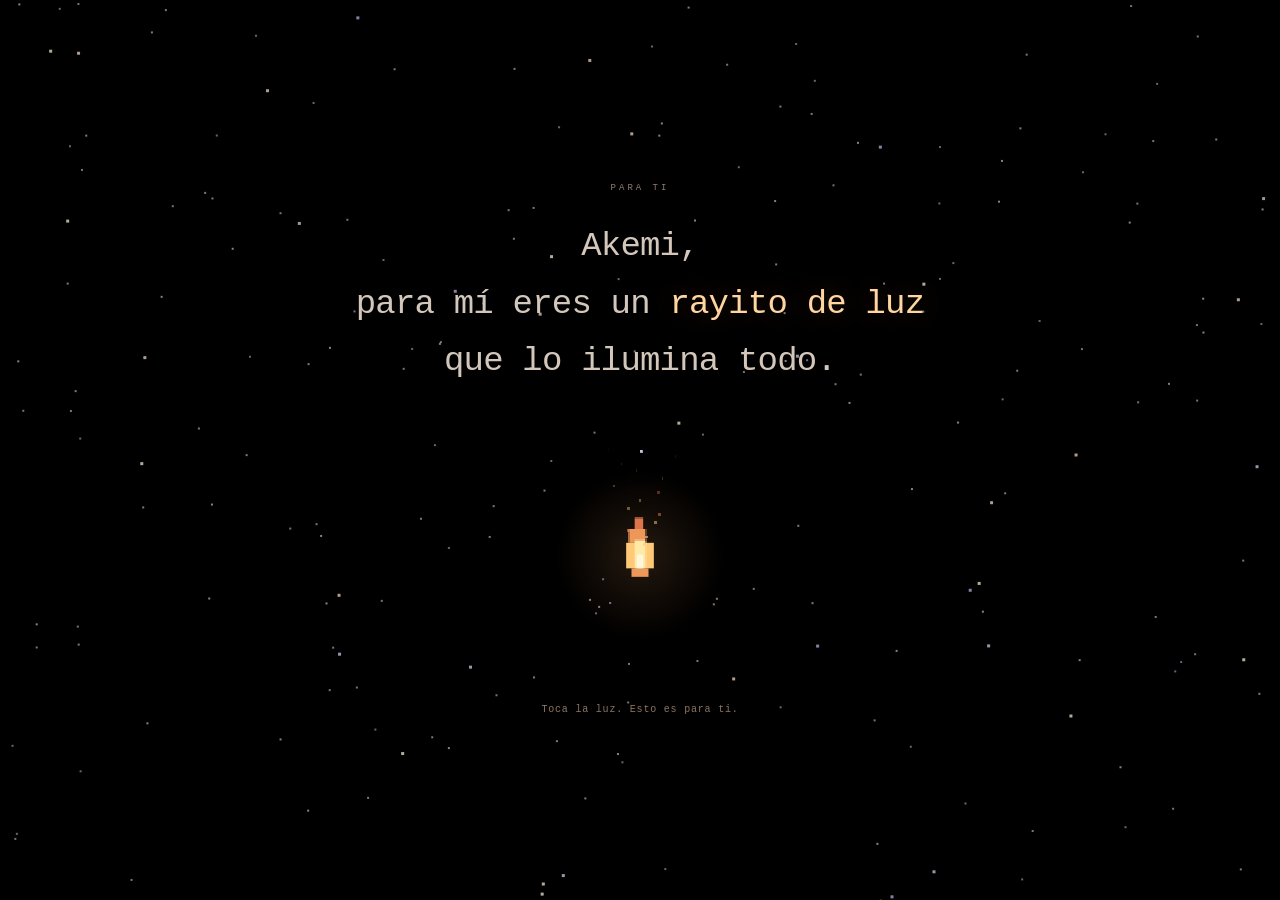
<file: index.html>
<!doctype html>
<html lang="es">
<head>
<meta charset="utf-8"><meta name="viewport" content="width=device-width,initial-scale=1"><meta name="theme-color" content="#000000">
<title>Mi rayito de luz · Akemi</title><link rel="stylesheet" href="styles-v11.css"><script src="app-v11.js" defer></script>
</head>
<body data-page="intro">
<main class="night" id="game">
  <div class="intro-copy"><p class="dedication">PARA TI</p> 
  <h1>Akemi,<br>para mí eres un <em>rayito de luz</em><br>que lo ilumina todo.</h1> </div>
  <div class="fire-space"><canvas id="world" width="400" height="270" aria-label="Una llama de píxeles que brilla en la oscuridad"></canvas><button class="fire-target" id="candle" aria-label="Tocar la llama y descubrir la sorpresa"></button></div>
  <p class="touch-hint" id="hint">Toca la luz. Esto es para ti.</p>
</main>
<div class="light-wipe" aria-hidden="true"></div>
</body></html>
</file>
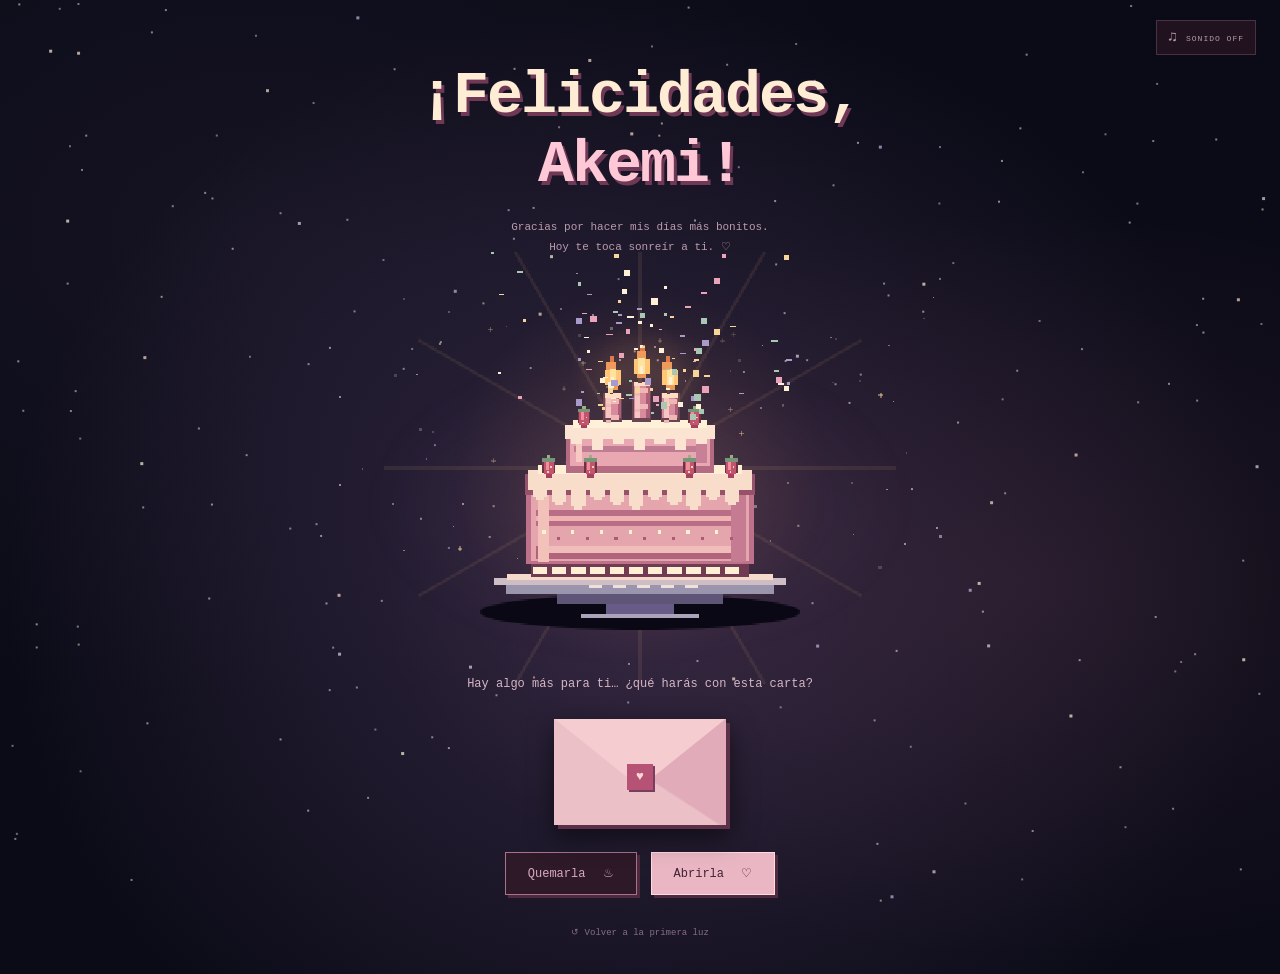
<file: birthday.html>
<!doctype html>
<html lang="es">
<head>
<meta charset="utf-8"><meta name="viewport" content="width=device-width,initial-scale=1"><meta name="theme-color" content="#100a18">
<title>¡Felicidades, Akemi!</title><link rel="stylesheet" href="styles-v11.css"><script src="app-v11.js" defer></script><script src="celebration-v11.js" defer></script>
</head>
<body data-page="birthday">
<main class="birthday" id="game">
  <div class="streamers" id="streamers" aria-hidden="true"></div>
  <button id="sound" class="sound" aria-pressed="false" aria-label="Activar música">♫ <span>SONIDO OFF</span></button>
  <header class="birthday-heading"><h1>¡Felicidades,<br><em>Akemi!</em></h1><p>Gracias por hacer mis días más bonitos.<br>Hoy te toca sonreír a ti. ♡</p></header>
  <div class="cake-space"><canvas id="world" width="400" height="270" aria-label="Pastel de cumpleaños de dos pisos con fresas y velitas encendidas"></canvas></div>
  <section class="letter-invitation" aria-label="Una carta para Akemi"><p id="choicePrompt" aria-live="polite">Hay algo más para ti… ¿qué harás con esta carta?</p><button class="envelope" id="openLetter" aria-label="Abrir tu carta" aria-haspopup="dialog"><span class="envelope-back"></span><span class="paper-peek">Para Akemi ♡</span><span class="envelope-front"></span><span class="envelope-flap"></span><span class="seal">♥</span></button><div class="letter-choices" id="letterChoices"><button id="burnLetter" class="choice burn-choice">Quemarla <span aria-hidden="true">♨</span></button><button id="readLetter" class="choice read-choice">Abrirla <span aria-hidden="true">♡</span></button></div></section>
  <a class="replay" href="index.html?v=20261007-11">↺ Volver a la primera luz</a>
</main>
<dialog id="burnDialog" class="burn-dialog" aria-label="La carta cae al fuego y el mundo se distorsiona"><canvas id="burnCanvas" aria-hidden="true"></canvas><p class="burn-caption" id="burnCaption" aria-live="polite">¿Por qué me odias? 😭😭😭</p><button id="skipBurn" class="skip-burn">Saltar animación</button></dialog>
<dialog id="letterDialog" aria-labelledby="letterTitle"><article class="letter-paper"><button id="closeLetter" class="close-letter" aria-label="Cerrar carta">×</button><p class="letter-label">UNA CARTA PARA TI</p><h2 id="letterTitle">Akemi,</h2><div id="letterBody" class="letter-body"><p>Gracias por ser una amiga tan increíble. Me llevo con mucho cariño cada momento contigo: comer juntos, estudiar juntos, hacer los proyectos juntos y pasar tiempo en tu casa.</p><p>Me has ayudado más de lo que crees. No sé cómo explicarlo ni cómo decirlo, pero solo quería decirte, simplemente: gracias.</p><p>Si necesitas algo o quieres pedirme algo, no dudes en decírmelo. Estaré ahí para ti. A pesar de no ser muy bueno en muchas cosas, aunque sea solo para escucharte, estaré ahí para apoyarte.</p><p>¡Feliz cumpleaños, Akemi! Te quiero un montón.</p></div><div id="blankLetter" class="blank-letter" hidden aria-label="Carta pendiente de completar"><span></span><span></span><span></span><span></span></div><div class="letter-heart keepsake-heart"><svg viewBox="0 0 140 95" role="img" aria-label="Un corazón con cariño"><defs><linearGradient id="heartTint" x1="0" y1="0" x2="1" y2="1"><stop offset="0" stop-color="#f8d6d8"/><stop offset="1" stop-color="#d890a5"/></linearGradient></defs><path class="heart-orbit" d="M20 56C4 74 57 82 94 66S130 33 115 40"/><g class="heart-beat"><path class="heart-shape" d="M70 75C60 65 36 48 36 31C36 11 61 10 70 27C80 10 104 11 104 31C104 48 81 66 70 75Z"/><path class="heart-highlight" d="M46 31C45 23 53 19 59 23"/></g><path class="heart-spark" d="M113 16v10m-5-5h10M24 35v6m-3-3h6"/></svg></div></article></dialog>
</body></html>
</file>
<file: styles-v11.css>
:root{color-scheme:dark;--cream:#ffecd4;--pink:#edabc2;--mono:'Courier New',monospace}*{box-sizing:border-box}html{background:#000}body{margin:0;background:#000;color:var(--cream);font-family:var(--mono)}button,a{-webkit-tap-highlight-color:transparent}button{font:inherit;cursor:pointer}button:focus-visible,a:focus-visible{outline:2px dashed #ffce98;outline-offset:7px}button:disabled{cursor:wait}canvas{display:block;width:100%;height:auto;image-rendering:pixelated}em{font-style:normal}.night{min-height:100svh;display:flex;flex-direction:column;align-items:center;justify-content:center;padding:42px 18px 34px;overflow:hidden;background:#000}.intro-copy{text-align:center;position:relative;z-index:2;animation:words-in 2.2s ease both}.dedication{font-size:9px;letter-spacing:3px;color:#937f71;margin:0 0 25px}.night h1{font-weight:400;font-size:clamp(20px,3.5vw,34px);line-height:1.7;letter-spacing:-.8px;color:#d3c7bc;margin:0}.night h1 em{color:#ffd6a2;text-shadow:0 0 30px #d37e3f55}.fire-space{position:relative;width:min(520px,96vw);margin:-18px 0 -30px}.fire-target{position:absolute;inset:22% 34% 21%;border:0;background:none;border-radius:45%}.fire-target:focus-visible{outline-offset:0}.touch-hint{font-size:10px;color:#8c7562;letter-spacing:.8px;text-align:center;animation:hint-in 3s ease both}.light-wipe{position:fixed;inset:0;pointer-events:none;z-index:10;background:radial-gradient(circle at 50% 64%,#fff3d9,#f7af70 30%,#6d293e 75%);clip-path:circle(0% at 50% 64%);opacity:0}.leaving .light-wipe{animation:illuminate 1.5s cubic-bezier(.7,0,.3,1) forwards}.leaving .intro-copy,.leaving .touch-hint{opacity:0;transition:opacity .7s}.birthday{min-height:100svh;padding:62px 18px 28px;position:relative;overflow:hidden;text-align:center;background:radial-gradient(ellipse at 50% 42%,#4c203844,transparent 68%),#100a18}.birthday::before{content:'';position:absolute;inset:0;pointer-events:none;background-image:radial-gradient(#d7a7bd38 1px,transparent 1px);background-size:53px 53px;mask-image:linear-gradient(transparent,#000,transparent)}.sound{position:absolute;top:20px;right:24px;border:1px solid #4a3041;background:#20121f;color:#b598ac;padding:8px 11px;font-size:15px;z-index:2}.sound span{font-size:8px;letter-spacing:1px}.birthday-heading{position:relative;animation:celebrate-title 1.25s .2s both}.birthday .dedication{color:#c59bad;margin-bottom:18px}.birthday h1{font-size:clamp(34px,6vw,60px);line-height:1.15;margin:0;letter-spacing:-2px;text-shadow:3px 4px #6f3956}.birthday h1 em{color:#ffc8d7}.birthday-heading>p:last-child{font-size:11px;color:#ba9cae;line-height:1.8;max-width:440px;margin:18px auto 0}.cake-space{position:relative;width:min(640px,100%);margin:-6px auto -7px}.letter-invitation{position:relative;animation:letter-arrive 1s 1.7s both}.letter-invitation>p{font-size:12px;color:#d6b6c6;margin:0 0 28px}.envelope{width:172px;height:106px;display:block;margin:0 auto;position:relative;border:0;padding:0;background:none;filter:drop-shadow(0 8px 13px #0008);perspective:600px;animation:float 3s 3s ease-in-out infinite}.envelope-back{position:absolute;inset:0;background:#bd8095;border:2px solid #f5c9cc;box-shadow:4px 4px 0 #5c3049}.paper-peek{position:absolute;inset:8px 12px 4px;background:#fff0d9;color:#a06979;padding:19px 4px;font-size:11px;transition:transform .5s}.envelope-front{position:absolute;inset:0;background:linear-gradient(33deg,#ecc0c7 49%,transparent 50%),linear-gradient(-33deg,#e2abb9 49%,transparent 50%);z-index:3}.envelope-flap{position:absolute;inset:0;background:#f5cdd0;clip-path:polygon(0 0,100% 0,50% 65%);transform-origin:top;transition:transform .6s;z-index:4;backface-visibility:hidden}.seal{position:absolute;left:calc(50% - 13px);top:43%;background:#b65375;color:#ffd8d7;width:26px;height:26px;line-height:26px;box-shadow:2px 2px #783d60;z-index:5;font-size:13px;transition:opacity .3s}.envelope:hover .paper-peek,.envelope:focus-visible .paper-peek{transform:translateY(-9px)}.envelope.opening .envelope-flap{transform:rotateX(180deg)}.envelope.opening .seal{opacity:0}.envelope.opening .paper-peek{transform:translateY(-40px)}.envelope-hint{display:block;color:#997c91;font-size:8px;letter-spacing:2px;margin-top:20px}.replay{position:relative;display:inline-block;margin-top:24px;font-size:9px;text-decoration:none;color:#886f85;padding:8px}dialog{border:0;padding:0;background:transparent;width:min(540px,calc(100% - 30px));max-height:85svh;overflow:auto;color:#573c45;box-shadow:0 22px 100px #0009}dialog::backdrop{background:#08030de8;backdrop-filter:blur(7px)}dialog[open]{animation:open-paper .65s ease both}.letter-paper{position:relative;background:#fff0d9;padding:46px 35px 24px;min-height:390px;border:5px double #c7a49b;background-image:repeating-linear-gradient(transparent 0 29px,#bca09412 30px 31px)}.close-letter{position:absolute;right:12px;top:8px;border:0;background:transparent;color:#916b73;font-size:27px;padding:4px 8px}.letter-label{font-size:8px;letter-spacing:2px;color:#a57c80;margin:0 0 27px}.letter-paper h2{font-size:23px;font-weight:normal}.letter-body{white-space:pre-wrap;font-size:14px;line-height:1.95;overflow-wrap:anywhere}.letter-body p{margin-bottom:20px}.blank-letter{display:grid;gap:23px;margin-top:36px}.blank-letter span{height:1px;background:#bd9c933b}.blank-letter span:last-child{width:66%}.letter-heart{text-align:center;color:#b96780;font-size:29px;margin:30px 0 6px}@keyframes words-in{from{opacity:0;transform:translateY(10px)}to{opacity:1;transform:translateY(0)}}@keyframes hint-in{0%,60%{opacity:0}100%{opacity:1}}@keyframes illuminate{0%{opacity:0;clip-path:circle(0% at 50% 64%)}30%{opacity:.6}85%,100%{opacity:1;clip-path:circle(140% at 50% 64%)}}@keyframes celebrate-title{0%{opacity:0;transform:translateY(18px) scale(.92)}70%{transform:translateY(-3px) scale(1.02)}100%{opacity:1;transform:none}}@keyframes letter-arrive{from{opacity:0;transform:translateY(25px)}to{opacity:1;transform:none}}@keyframes float{50%{transform:translateY(-6px)}}@keyframes open-paper{from{opacity:0;transform:translateY(70px) scale(.85) rotate(-3deg)}to{opacity:1;transform:none}}@media(max-width:600px){.night{padding:38px 20px}.night h1{font-size:21px;line-height:1.85}.dedication{font-size:8px;letter-spacing:2px}.fire-space{width:calc(100vw - 16px);margin:0 0 -15px}.birthday{padding-top:72px}.birthday h1{font-size:42px}.birthday-heading>p:last-child{font-size:10px;max-width:285px}.cake-space{width:calc(100% + 30px);max-width:none;margin:14px -15px 16px}.letter-paper{padding:42px 23px 20px}.sound{right:16px;top:16px}}@media(prefers-reduced-motion:reduce){*,*::before,*::after{animation:none!important;transition:none!important}.leaving .light-wipe{clip-path:none;opacity:1}}
[hidden]{display:none!important}
/* Serpentinas de fiesta a ambos lados. */
.streamers{position:absolute;inset:0;pointer-events:none;overflow:hidden}.streamer{position:absolute;top:-20px;width:28px;height:240px;opacity:.85;transform-origin:top;animation:ribbon-drop 1.8s cubic-bezier(.2,.7,.3,1) both,ribbon-sway 4s 1.8s ease-in-out infinite alternate}.streamer svg{width:100%;height:100%;overflow:visible;filter:drop-shadow(3px 3px 0 #0004)}@keyframes ribbon-drop{from{transform:translateY(-110%) rotate(-15deg);opacity:0}to{transform:translateY(0) rotate(0deg);opacity:.85}}@keyframes ribbon-sway{to{transform:rotate(7deg) translateX(5px)}}
.letter-choices{display:flex;justify-content:center;gap:14px;margin:27px auto 0}.choice{border:1px solid #ab718b;padding:13px 22px;background:#2d1928;color:#dba9bd;font:12px var(--mono);box-shadow:3px 3px 0 #4e2a41;transition:transform .2s,background .2s}.choice:hover{transform:translateY(-3px);background:#45243a}.choice span{margin-left:10px}.read-choice{background:#eab6c4;color:#402132;border-color:#ffdae0}.read-choice:hover{background:#ffd9e0}.letter-choices.only-open .read-choice{font-size:clamp(23px,6vw,34px);padding:22px 38px;min-width:min(290px,85vw);font-weight:bold;letter-spacing:3px;animation:final-open .8s ease both;box-shadow:6px 6px #6f3f59,0 0 35px #c9729733}.burning-letter .envelope{visibility:hidden}.letter-invitation.returned{animation:return-letter .8s ease both}.burn-dialog{position:fixed;inset:0;margin:0;border:0;width:100vw;max-width:none;height:100svh;max-height:none;background:#050309;color:#ffe9d0;padding:0;overflow:hidden;box-shadow:none}.burn-dialog[open]{animation:none}.burn-dialog::backdrop{background:#000}.burn-dialog canvas{position:absolute;inset:0;width:100%;height:100%;image-rendering:pixelated}.burn-caption{position:absolute;bottom:65px;left:20px;right:20px;text-align:center;letter-spacing:1px;line-height:1.8;font-size:clamp(11px,2.6vw,15px);color:#e9b6ca;text-shadow:2px 2px #000;margin:0}.skip-burn{position:absolute;right:18px;bottom:18px;border:1px solid #795b77;background:#160d21cc;color:#c9b5cd;padding:9px 12px;font-size:10px}.burn-caption.abstracted{text-shadow:-3px 0 #b24d7a,3px 0 #537e8a}.abstraction .birthday-heading{filter:drop-shadow(-3px 0 #b43c87) drop-shadow(3px 0 #387980)}@keyframes final-open{from{opacity:0;transform:scale(.7)}to{opacity:1;transform:scale(1)}}@keyframes return-letter{from{opacity:.2;filter:blur(6px);transform:translateY(12px)}to{opacity:1;filter:blur(0);transform:none}}@media(max-width:600px){.streamer{width:17px;height:160px}.letter-choices{gap:12px}.choice{padding:13px 18px}.birthday-heading{padding-left:10px;padding-right:10px}}@media(prefers-reduced-motion:reduce){.streamer{animation:none}.burn-caption.abstracted{text-shadow:none}}

/* Cielo completo: cubre también los laterales, sobre y carta. */
body::before,body::after{content:'';position:fixed;left:50%;top:50%;pointer-events:none;z-index:0;background:#eee0ff;border-radius:0}
body::before{width:2px;height:2px;box-shadow:-25.35vw 8.13vh 0 #d8d5ef,-1.75vw -19.10vh 0 #c7b4e4,-7.54vw 4.40vh 0 #f9dec8,-24.99vw 9.44vh 0 #fff3dc,34.53vw -30.97vh 0 #c7b4e4,42.20vw 23.45vh 0 #c7b4e4,-25.58vw -38.67vh 0 #c7b4e4,-43.67vw -31.23vh 0 #d8d5ef,-22.94vw -25.69vh 0 #d8d5ef,-6.57vw 32.24vh 0 #f9dec8,11.30vw -10.00vh 0 #fff3dc,30.60vw 42.22vh 0 #f9dec8,34.27vw 23.24vh 0 #fff3dc,-33.48vw -28.06vh 0 #f9dec8,10.91vw 28.48vh 0 #c7b4e4,29.78vw 47.60vh 0 #c7b4e4,18.25vw 29.93vh 0 #d8d5ef,28.45vw 4.70vh 0 #d8d5ef,-15.71vw -11.90vh 0 #f9dec8,-0.49vw -11.07vh 0 #f9dec8,18.47vw 43.65vh 0 #fff3dc,-48.65vw -9.96vh 0 #fff3dc,-24.30vw -11.46vh 0 #fff3dc,37.85vw 41.80vh 0 #c7b4e4,41.57vw 39.75vh 0 #d8d5ef,-8.62vw -9.22vh 0 #d8d5ef,29.39vw -8.92vh 0 #d8d5ef,24.40vw -20.88vh 0 #c7b4e4,-43.34vw -35.04vh 0 #f9dec8,38.18vw -25.38vh 0 #fff3dc,44.94vw -34.61vh 0 #f9dec8,-47.21vw 19.26vh 0 #fff3dc,-26.00vw 39.96vh 0 #fff3dc,-39.80vw 47.66vh 0 #d8d5ef,36.29vw -35.19vh 0 #c7b4e4,-43.93vw 21.51vh 0 #f9dec8,-20.25vw 16.65vh 0 #d8d5ef,41.25vw -7.46vh 0 #f9dec8,28.20vw -32.23vh 0 #fff3dc,-24.57vw 16.94vh 0 #fff3dc,-48.76vw 42.54vh 0 #c7b4e4,-33.14vw -35.05vh 0 #c7b4e4,-25.97vw -9.65vh 0 #f9dec8,13.33vw -37.45vh 0 #f9dec8,47.05vw 12.18vh 0 #d8d5ef,16.29vw -5.34vh 0 #fff3dc,31.14vw -14.45vh 0 #c7b4e4,-30.55vw -10.47vh 0 #c7b4e4,-44.17vw -6.65vh 0 #f9dec8,43.50vw -46.06vh 0 #d8d5ef,-28.16vw 32.05vh 0 #fff3dc,46.86vw 46.49vh 0 #f9dec8,-24.05vw 21.85vh 0 #d8d5ef,-22.20vw 26.28vh 0 #d8d5ef,-6.40vw -35.97vh 0 #c7b4e4,-12.31vw -16.40vh 0 #f9dec8,24.77vw -3.16vh 0 #fff3dc,-18.54vw -9.13vh 0 #d8d5ef,6.73vw -42.92vh 0 #d8d5ef,-3.63vw -2.04vh 0 #d8d5ef,1.31vw -10.08vh 0 #fff3dc,10.48vw -27.77vh 0 #fff3dc,-38.21vw -46.51vh 0 #f9dec8,3.72vw -49.27vh 0 #f9dec8,43.29vw 22.58vh 0 #d8d5ef,-15.01vw 10.77vh 0 #c7b4e4,-9.93vw -23.58vh 0 #d8d5ef,1.43vw -35.04vh 0 #fff3dc,-8.36vw 25.16vh 0 #f9dec8,-1.00vw 27.94vh 0 #d8d5ef,-7.01vw 1.11vh 0 #c7b4e4,21.08vw 32.86vh 0 #c7b4e4,18.99vw -18.60vh 0 #d8d5ef,12.98vw -10.09vh 0 #d8d5ef,-45.41vw -49.13vh 0 #c7b4e4,23.36vw -33.77vh 0 #c7b4e4,-24.32vw 26.57vh 0 #d8d5ef,21.17vw 4.23vh 0 #fff3dc,-11.29vw 27.14vh 0 #d8d5ef,-17.19vw 7.53vh 0 #f9dec8,-3.98vw 16.54vh 0 #fff3dc,40.02vw -34.44vh 0 #d8d5ef,38.78vw -27.49vh 0 #d8d5ef,-37.12vw -48.99vh 0 #f9dec8,1.90vw 46.45vh 0 #c7b4e4,-44.61vw -33.86vh 0 #c7b4e4,-21.32vw 38.54vh 0 #f9dec8,-15.01vw 33.01vh 0 #fff3dc,-16.31vw 31.81vh 0 #f9dec8,11.22vw -15.32vh 0 #f9dec8,10.56vw -20.73vh 0 #f9dec8,-27.40vw 8.62vh 0 #d8d5ef,-36.58vw -27.20vh 0 #d8d5ef,23.31vw -27.50vh 0 #c7b4e4,-2.41vw 16.89vh 0 #d8d5ef,-17.88vw -11.34vh 0 #c7b4e4,17.17vw -8.49vh 0 #d8d5ef,-16.10vw -0.65vh 0 #c7b4e4,-11.82vw 9.55vh 0 #f9dec8,23.36vw -19.12vh 0 #c7b4e4,48.56vw -26.84vh 0 #fff3dc,19.34vw -17.28vh 0 #f9dec8,12.12vw -45.22vh 0 #c7b4e4,27.97vw -27.70vh 0 #fff3dc,28.25vw -5.74vh 0 #c7b4e4,-48.26vw -4.47vh 0 #d8d5ef,13.58vw -41.13vh 0 #c7b4e4,-11.51vw 6.13vh 0 #f9dec8,43.45vw -5.60vh 0 #d8d5ef,-49.10vw 32.76vh 0 #c7b4e4,-44.79vw -18.60vh 0 #f9dec8,-28.16vw -26.42vh 0 #d8d5ef,-44.54vw -4.44vh 0 #f9dec8,-1.45vw 34.59vh 0 #c7b4e4,-34.54vw -2.50vh 0 #f9dec8,-1.80vw 33.67vh 0 #fff3dc,-47.21vw 21.83vh 0 #d8d5ef,5.93vw 16.42vh 0 #f9dec8,10.89vw -38.27vh 0 #f9dec8,-43.81vw -1.38vh 0 #c7b4e4,-43.78vw 35.59vh 0 #c7b4e4,-10.34vw -26.76vh 0 #d8d5ef,-31.90vw -22.47vh 0 #fff3dc,-15.64vw -12.09vh 0 #fff3dc,29.64vw -35.85vh 0 #f9dec8,-43.95vw -49.67vh 0 #d8d5ef,-30.81vw 0.46vh 0 #f9dec8,4.84vw -1.82vh 0 #c7b4e4,8.04vw -8.78vh 0 #d8d5ef,-8.39vw -27.01vh 0 #f9dec8,15.04vw -29.52vh 0 #d8d5ef,43.43vw -13.99vh 0 #d8d5ef,-20.12vw -21.22vh 0 #c7b4e4,30.13vw -44.04vh 0 #f9dec8,-20.75vw 30.95vh 0 #c7b4e4,-3.51vw 18.04vh 0 #c7b4e4,-30.08vw -46.14vh 0 #c7b4e4,34.45vw -11.32vh 0 #d8d5ef,1.63vw -36.39vh 0 #fff3dc,-2.96vw 14.25vh 0 #c7b4e4,-48.88vw 43.10vh 0 #d8d5ef,43.94vw -13.16vh 0 #fff3dc,0.86vw -44.95vh 0 #c7b4e4,-34.05vw -28.68vh 0 #f9dec8,7.64vw -31.53vh 0 #c7b4e4,-3.27vw 17.32vh 0 #fff3dc,5.69vw 17.04vh 0 #f9dec8,-38.89vw 6.27vh 0 #f9dec8,4.22vw -25.61vh 0 #fff3dc,25.35vw 39.17vh 0 #c7b4e4,-37.45vw -17.13vh 0 #fff3dc,-33.73vw 16.39vh 0 #fff3dc,40.32vw -40.79vh 0 #c7b4e4,41.74vw 24.49vh 0 #c7b4e4,-0.94vw 23.66vh 0 #d8d5ef,-44.00vw 19.51vh 0 #d8d5ef,16.95vw -34.24vh 0 #fff3dc,26.71vw 17.85vh 0 #fff3dc,37.46vw 35.14vh 0 #fff3dc,-19.25vw -42.42vh 0 #d8d5ef,8.81vw 15.32vh 0 #d8d5ef,-22.38vw -15.51vh 0 #d8d5ef,-38.56vw 30.26vh 0 #fff3dc,48.31vw 26.98vh 0 #f9dec8,43.92vw -16.92vh 0 #fff3dc,12.29vw 8.31vh 0 #f9dec8,40.21vw 18.44vh 0 #f9dec8,13.40vw 16.91vh 0 #f9dec8,4.41vw 23.33vh 0 #f9dec8,19.97vw 22.21vh 0 #fff3dc,22.05vw -15.48vh 0 #fff3dc,-9.88vw -42.46vh 0 #f9dec8,38.84vw -5.41vh 0 #d8d5ef,38.29vw -49.44vh 0 #d8d5ef,48.47vw -14.11vh 0 #c7b4e4,-33.52vw 5.95vh 0 #fff3dc,-48.57vw -49.62vh 0 #fff3dc,15.20vw -7.42vh 0 #d8d5ef,18.73vw 49.96vh 0 #f9dec8,-4.35vw 38.60vh 0 #f9dec8;opacity:.54;animation:sky-breathe 5s ease-in-out infinite alternate}
body::after{width:3px;height:3px;box-shadow:-38.80vw -10.43vh 0 #f9dec8,-23.59vw 22.52vh 0 #d8d5ef,-7.76vw 49.18vh 0 #fff3dc,-4.04vw -43.45vh 0 #f9dec8,2.92vw -3.15vh 0 #fff3dc,-7.67vw 48.06vh 0 #fff3dc,25.68vw 15.42vh 0 #c7b4e4,-26.73vw -25.34vh 0 #d8d5ef,-22.16vw -48.18vh 0 #c7b4e4,-7.03vw -21.65vh 0 #fff3dc,18.66vw -33.82vh 0 #c7b4e4,12.18vw -10.59vh 0 #d8d5ef,26.38vw 14.66vh 0 #fff3dc,7.20vw 25.27vh 0 #f9dec8,19.57vw 49.48vh 0 #c7b4e4,33.55vw 29.39vh 0 #fff3dc,22.06vw -18.59vh 0 #fff3dc,-6.11vw 47.12vh 0 #d8d5ef,-29.22vw -40.09vh 0 #f9dec8,13.76vw 21.62vh 0 #c7b4e4,-44.83vw -25.60vh 0 #fff3dc,-0.76vw -35.29vh 0 #f9dec8,48.09vw 1.69vh 0 #d8d5ef,46.63vw -16.86vh 0 #f9dec8,-18.66vw 33.56vh 0 #fff3dc,-14.55vw -17.80vh 0 #c7b4e4,-13.36vw 23.96vh 0 #d8d5ef,22.85vw 46.70vh 0 #d8d5ef,-43.98vw -44.25vh 0 #f9dec8,-7.92vw -15.26vh 0 #f9dec8,-46.16vw -44.48vh 0 #fff3dc,33.95vw 0.39vh 0 #f9dec8,-23.63vw 15.98vh 0 #f9dec8,47.05vw 23.14vh 0 #fff3dc,27.35vw 5.69vh 0 #f9dec8,-39.04vw 1.35vh 0 #fff3dc,27.12vw 21.60vh 0 #d8d5ef,48.60vw -28.10vh 0 #d8d5ef;opacity:.7;animation:sky-breathe 7s 1s ease-in-out infinite alternate}
.night,.birthday{background:transparent;isolation:isolate}
body[data-page=birthday]{background:radial-gradient(ellipse at 50% 42%,#32172966,transparent 68%),#100a18}
.birthday::before{display:none}
.night>.intro-copy,.night>.fire-space,.night>.touch-hint{position:relative;z-index:1}
.birthday>.cake-space,.birthday>.birthday-heading,.birthday>.letter-invitation,.birthday>.replay{position:relative;z-index:1}
.streamers{z-index:0}
.letter-paper{min-height:390px}.letter-body p{margin:0 0 20px}.letter-heart{margin-top:24px}
@keyframes sky-breathe{from{opacity:.35}to{opacity:.8}}
@media(prefers-reduced-motion:reduce){body::before,body::after{animation:none}}
.night,.birthday{position:relative;z-index:1}
/* Carta de papel cálido y tipografía editorial. */
.letter-paper{padding:52px 40px 28px;border:1px solid #d7bca6;border-radius:3px;background:#fcf3e5;background-image:linear-gradient(110deg,#ffffff55,transparent 50%,#b78b6310);box-shadow:inset 0 0 60px #d5b59316}
.letter-paper h2{font-family:Georgia,'Times New Roman',serif;font-style:italic;font-size:31px;color:#754c57;margin:0 0 26px}
.letter-body{font-family:Georgia,'Times New Roman',serif;font-size:17px;line-height:1.85;color:#59484a;white-space:normal;letter-spacing:.1px}
.letter-body p{margin:0 0 21px}.letter-label{font-family:var(--mono);font-size:9px;letter-spacing:2.6px}.letter-heart{font-family:Georgia,serif;font-size:38px;color:#b76b87}.close-letter{position:sticky;display:block;margin:-34px -23px 2px auto;top:0;right:auto;width:34px;background:#fcf3e5ee;border-radius:50%;z-index:1}
body[data-page=birthday]{background:radial-gradient(ellipse at 20% 24%,#54446824,transparent 45%),radial-gradient(ellipse at 80% 60%,#a15a7020,transparent 45%),radial-gradient(ellipse at 50% 60%,#312640,transparent 70%),#0b0b17}
.cake-space::before{content:'';position:absolute;inset:22% 5% 5%;z-index:-1;border-radius:50%;background:radial-gradient(ellipse,#a76d8620,transparent 65%);filter:blur(20px)}
.streamers{position:fixed;height:100svh;z-index:0}.party-spark{position:absolute;width:4px;height:11px;border-radius:1px;opacity:0;animation:party-drift 7s ease-in-out infinite;box-shadow:0 0 8px #ffe7cd15}
.party-spark:nth-child(3n){width:3px;height:3px;border-radius:50%}.party-spark:nth-child(4n){width:9px;height:2px}
@keyframes party-drift{0%{opacity:0;transform:translateY(-28px) rotate(0deg)}20%,65%{opacity:.65}100%{opacity:0;transform:translateY(110px) rotate(170deg)}}
.burn-dialog canvas{image-rendering:auto}.burn-caption{font-family:Georgia,serif;font-size:clamp(16px,3vw,21px);color:#e3d2de;letter-spacing:.1px;bottom:72px}.burn-caption.abstracted{text-shadow:-1px 0 #b24d7a,1px 0 #537e8a}
@media(max-width:600px){.letter-paper{padding:43px 25px 24px}.letter-body{font-size:16px;line-height:1.8}.letter-paper h2{font-size:28px}.close-letter{margin-right:-12px}.party-spark{width:3px;height:7px}}
@media(prefers-reduced-motion:reduce){.party-spark{animation:none;opacity:.35}}
/* Cursiva caligráfica incluida en el proyecto para que se vea igual sin Internet. */
@font-face{font-family:'Carta Cursiva';src:url('[data-uri]') format('woff');font-style:italic;font-weight:400;font-display:swap}
.letter-body{font-family:'Carta Cursiva','Segoe Print','Bradley Hand',cursive;font-style:italic;font-size:26px;line-height:1.42;letter-spacing:.1px;color:#59414a}
.letter-body p{margin:0 0 22px}.letter-paper h2{font-family:'Carta Cursiva','Segoe Print',cursive;font-style:italic;font-size:37px;line-height:1.2}.letter-heart{font-family:Georgia,serif;font-style:normal}
@media(max-width:600px){.letter-body{font-size:24px;line-height:1.45}.letter-paper h2{font-size:33px}}

/* Una sola familia y estilo en todas las partes textuales de la carta. */
.letter-paper,.letter-paper h2,.letter-body,.letter-body p,.letter-label,.paper-peek{font-family:'Carta Cursiva',cursive;font-style:italic;font-weight:400;font-synthesis:none}
.letter-label{font-size:21px;letter-spacing:.4px;text-transform:none}.paper-peek{font-size:20px;padding-top:14px}.letter-heart,.close-letter{font-family:Georgia,serif;font-style:normal}

/* Un corazón de tinta rosa al pie de la carta. */
.keepsake-heart{margin:22px auto 4px;width:140px;height:95px}.keepsake-heart svg{display:block;width:100%;height:100%;overflow:visible}.heart-shape{fill:url(#heartTint);stroke:#a75c79;stroke-width:1.7;stroke-linejoin:round}.heart-orbit{fill:none;stroke:#d2b2a2;stroke-width:1;stroke-linecap:round}.heart-highlight{fill:none;stroke:#fff2e5;stroke-width:2.4;stroke-linecap:round}.heart-spark{fill:none;stroke:#bd8b76;stroke-width:1.2;stroke-linecap:round}.heart-beat{transform-box:fill-box;transform-origin:center;animation:keepsake-pulse 3.6s ease-in-out infinite}@keyframes keepsake-pulse{0%,100%{transform:scale(1)}50%{transform:scale(1.045)}}@media(prefers-reduced-motion:reduce){.heart-beat{animation:none}}
</file>
